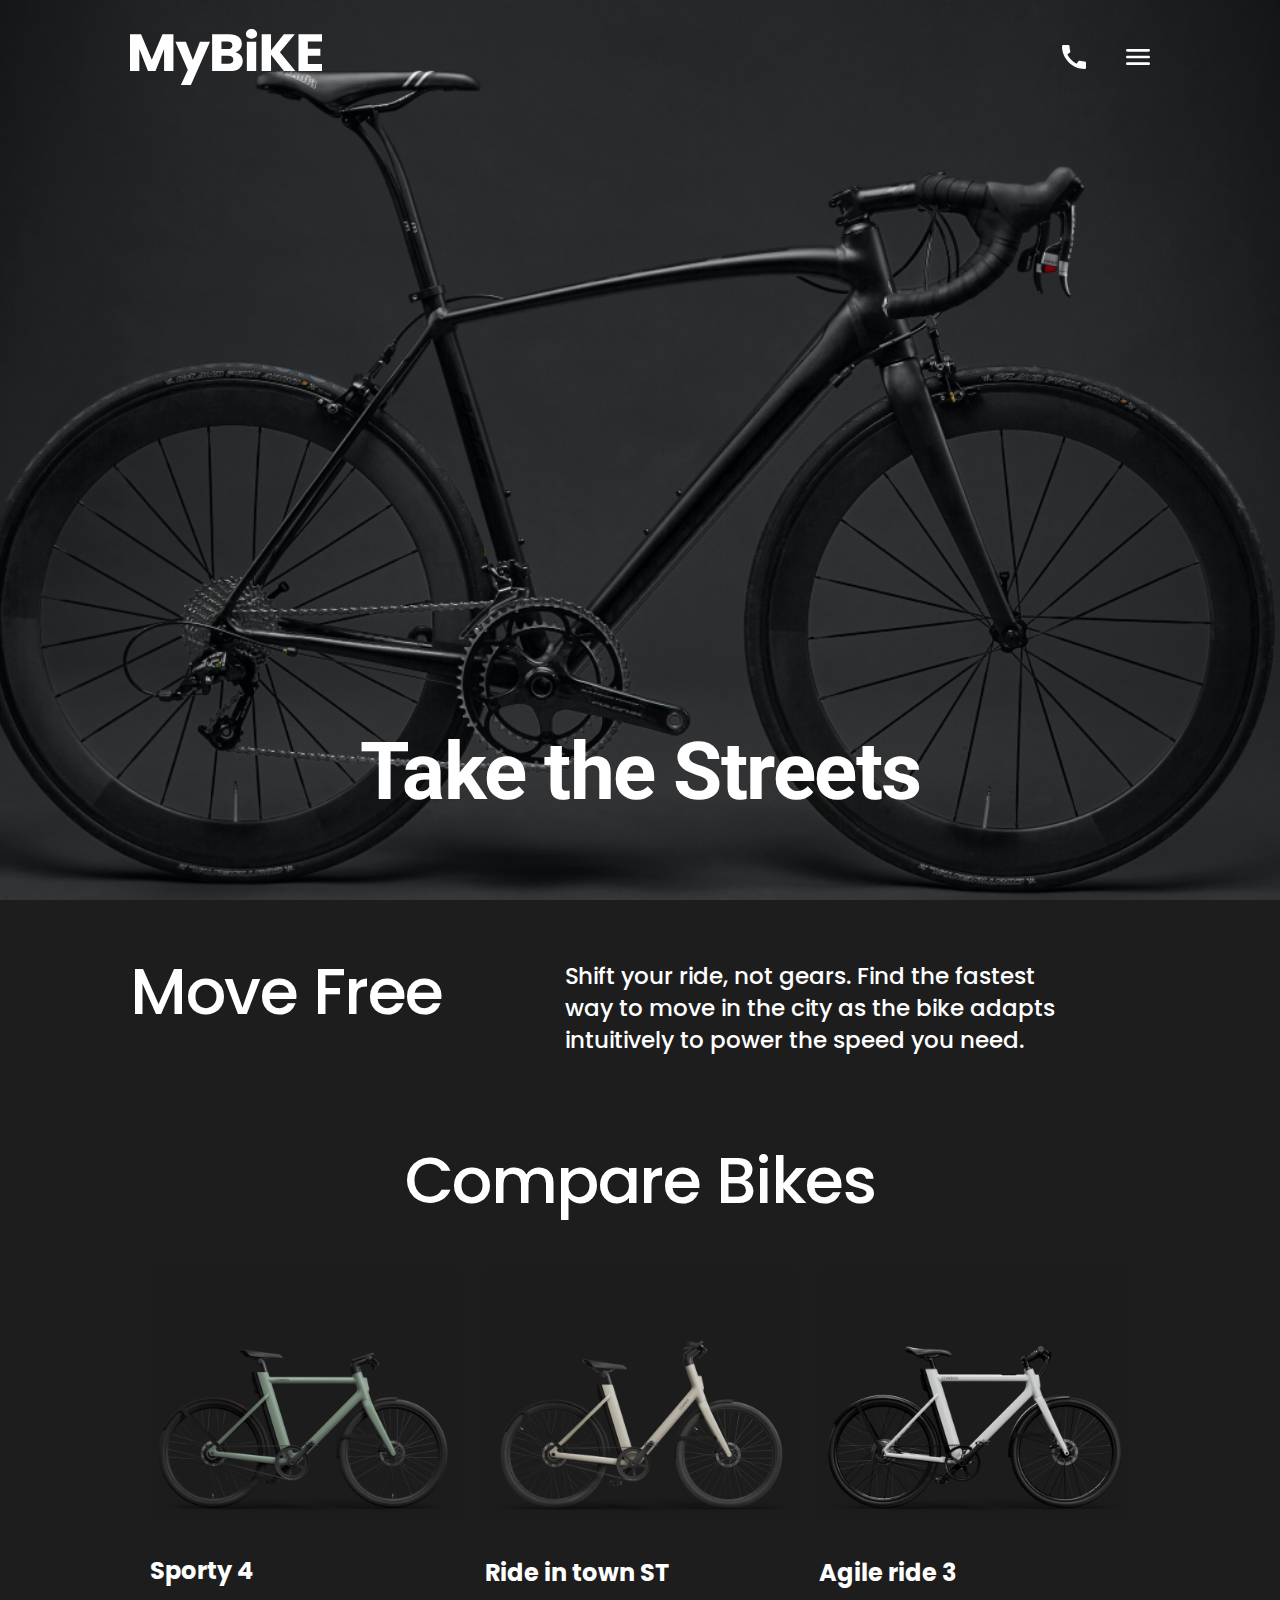
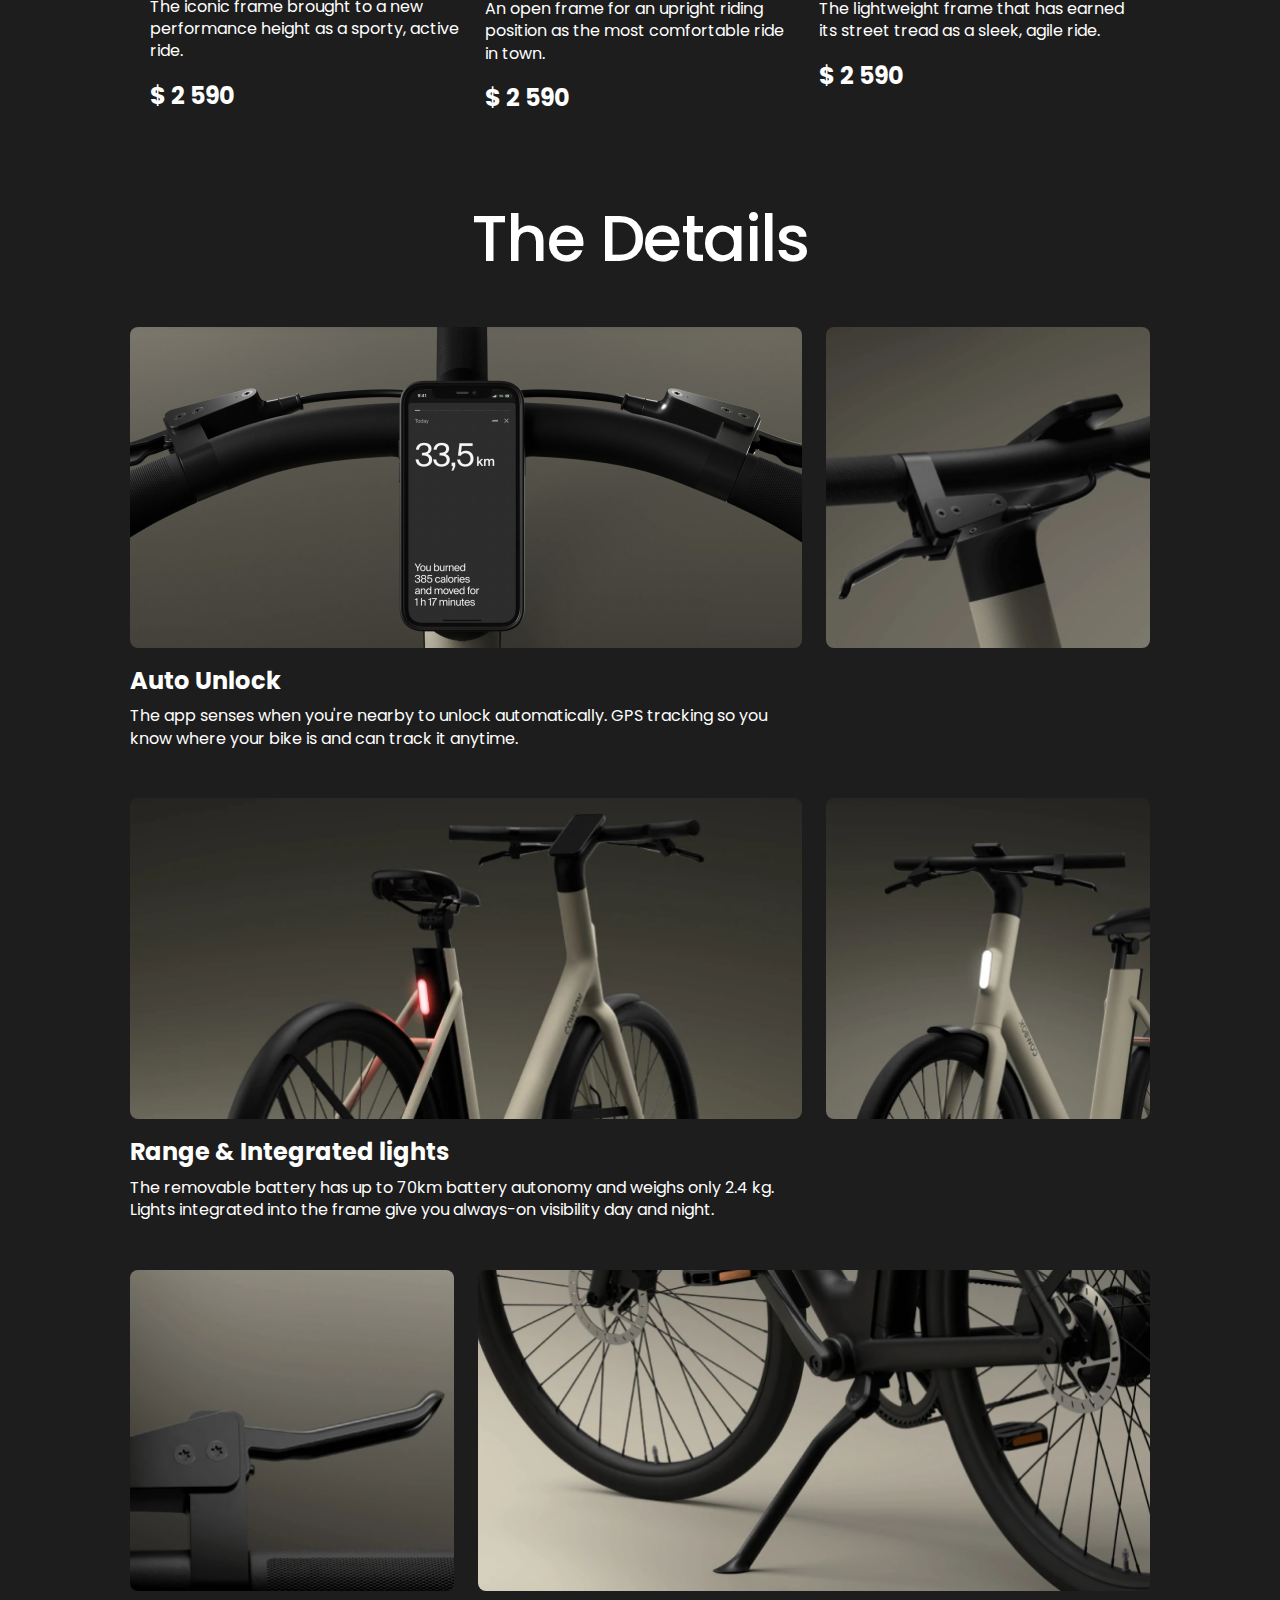
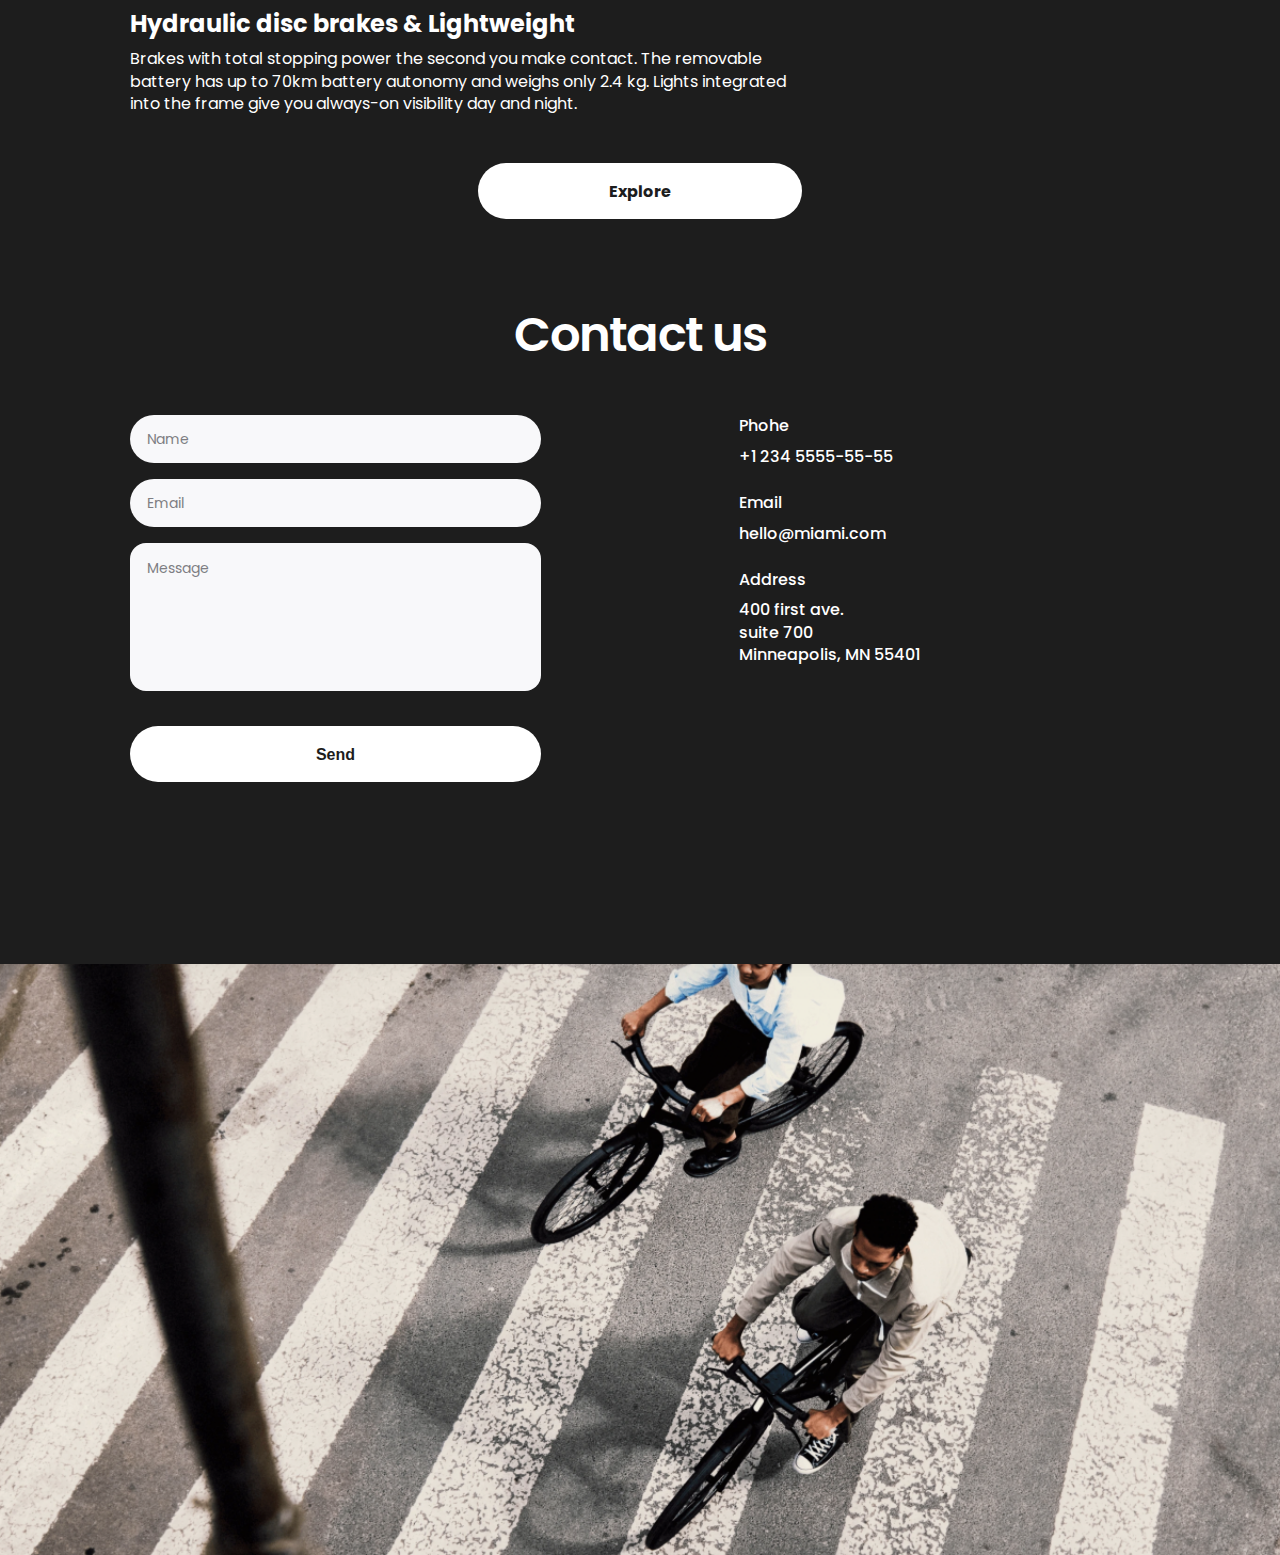
<file: index.html>
<!DOCTYPE html><html lang="en" class="page"><head><meta charset="UTF-8"><meta name="viewport" content="width=device-width, initial-scale=1.0"><title>MyBike</title><link rel="shortcut icon" href="favicon.0ba02501.svg" type="image/x-icon"><link rel="preconnect" href="https://fonts.googleapis.com"><link rel="preconnect" href="https://fonts.gstatic.com"><link href="https://fonts.googleapis.com/css2?family=Poppins:wght@400;500;600;700&family=Roboto:wght@500;700&display=swap" rel="stylesheet"><link rel="stylesheet" href="main.6ad1007b.css"><script src="main.8f4addbe.js" defer></script></head><body class="page__body"> <header class="header"> <div class="container"> <div class="header__content"> <nav class="header__top"> <a href="#" class="logo"> <img class="logo__image" src="logoMyBiKE.9a9d027b.svg" alt="Logo My BiKE"> </a> <a href="tel:+1 234 555-55-55" class="icon icon--phone"> <div class="icon__tooltip"> +1 234 555-55-55 </div> </a> <a href="#menu" class="icon icon--menu"></a> </nav> <h1 class="header__title"> Take the Streets </h1> </div> </div> </header> <nav class="page__menu menu" id="menu"> <div class="container"> <div class="menu__content"> <div class="menu__top"> <a href="#" class="logo"> <img class="logo__image" src="logoMyBikeBlack.71fdcdb6.svg" alt="Logo My BiKE"> </a> <div></div> <a href="#" class="icon icon--cross"></a> </div> <ul class="menu__list"> <li class="menu__item"> <a href="#home" class="menu__link"> Home </a> </li> <li class="menu__item"> <a href="#aboutUs" class="menu__link"> About Us </a> </li> <li class="menu__item"> <a href="#compareBikes" class="menu__link"> Compare Bikes </a> </li> <li class="menu__item"> <a href="#details" class="menu__link"> Details </a> </li> <li class="menu__item"> <a href="#contacts" class="menu__link"> Contacts </a> </li> </ul> <a href="tel:+1 234 5555-55-55" class="menu__call menu__call--phone"> +1 234 5555-55-55 </a> <a href="tel:+1 234 5555-55-55" class="menu__call menu__call--action"> Book a test ride </a> </div> </div> </nav> <main> <section class="page__section about"> <div class="container"> <div class="grid grid--desktop"> <div class="grid__item grid__item--ipadMini-1-3 grid__item--desktop-1-4"> <h2 class="about__title" id="aboutUs"> Move Free </h2> </div> <div class="grid__item grid__item--ipadMini-4-6 grid__item--desktop-6-11"> <p class="about__paragraph"> Shift your ride, not gears. Find the fastest way to move in the city as the bike adapts intuitively to power the speed you need. </p> </div> </div> </div> </section> <section class="page__section"> <div class="container"> <h2 class="page__section-title" id="compareBikes"> Compare bikes </h2> <div class="catalog"> <div class="grid grid--desktop"> <div class="grid__item grid__item--ipadMini-2-5 grid__item--desktop-1-4"> <article class="catalog__card card"> <img class="card__image" src="bike1.3cf7e7e6.png" alt="Sporty 4"> <h3 class="card__title"> Sporty 4 </h3> <p class="card__text"> The iconic frame brought to a new performance height as a sporty, active ride. </p> <div class="card__price"> $ 2 590 </div> </article> </div> <div class="grid__item grid__item--ipadMini-2-5 grid__item--desktop-5-8"> <article class="catalog__card card"> <img class="card__image" src="bike2.614dc85c.png" alt="Ride in town ST"> <h3 class="card__title"> Ride in town ST </h3> <p class="card__text"> An open frame for an upright riding position as the most comfortable ride in town. </p> <div class="card__price"> $ 2 590 </div> </article> </div> <div class="grid__item grid__item--ipadMini-2-5 grid__item--desktop-9-12"> <article class="catalog__card card"> <img class="card__image" src="bike3.5a817e7f.png" alt="Agile ride 3"> <h3 class="card__title"> Agile ride 3 </h3> <p class="card__text"> The lightweight frame that has earned its street tread as a sleek, agile ride. </p> <div class="card__price"> $ 2 590 </div> </article> </div> </div> </div> </div> </section> <section class="page__section gallery"> <div class="container"> <h2 class="page__section-title" id="details"> The details </h2> <div class="gallery__place place"> <div class="place__photos"> <div class="grid"> <div class="grid__item grid__item--ipadMini-1-4 grid__item--desktop-1-8"> <div class="place__photo-container"> <img src="1.da834e7f.png" alt="Place 1" class="place__photo"> </div> </div> <div class="grid__item grid__item--ipadMini-5-6 grid__item--desktop-9-12"> <div class="place__photo-container"> <img src="2.34455a26.png" alt="Place 1" class="place__photo"> </div> </div> </div> </div> <div class="place_description"> <div class="grid grid--desktop"> <div class="grid__item grid__item--ipadMini-1-6 grid__item--desktop-1-8"> <h3 class="place__title"> Auto Unlock </h3> <p class="place__content"> The app senses when you're nearby to unlock automatically. GPS tracking so you know where your bike is and can track it anytime. </p> </div> </div> </div> </div> <div class="gallery__place place"> <div class="place__photos"> <div class="grid"> <div class="grid__item grid__item--ipadMini-1-4 grid__item--desktop-1-8"> <div class="place__photo-container"> <img src="3.a216b15b.png" alt="Place 3" class="place__photo"> </div> </div> <div class="grid__item grid__item--ipadMini-5-6 grid__item--desktop-9-12"> <div class="place__photo-container"> <img src="4.d85ce04c.png" alt="Place 4" class="place__photo"> </div> </div> </div> </div> <div class="place_description"> <div class="grid grid--desktop"> <div class="grid__item grid__item--ipadMini-1-6 grid__item--desktop-1-8"> <h3 class="place__title"> Range & Integrated lights </h3> <p class="place__content"> The removable battery has up to 70km battery autonomy and weighs only 2.4 kg. Lights integrated into the frame give you always-on visibility day and night. </p> </div> </div> </div> </div> <div class="gallery__place place"> <div class="place__photos"> <div class="grid"> <div class="grid__item grid__item--ipadMini-1-2 grid__item--desktop-1-4"> <div class="place__photo-container"> <img src="5.f93b9c0d.png" alt="Place 5" class="place__photo"> </div> </div> <div class="grid__item grid__item--ipadMini-3-6 grid__item--desktop-5-12"> <div class="place__photo-container"> <img src="6.91ac26e8.png" alt="Place 6" class="place__photo"> </div> </div> </div> </div> <div class="place_description"> <div class="grid grid--desktop"> <div class="grid__item grid__item--ipadMini-1-6 grid__item--desktop-1-8"> <h3 class="place__title"> Hydraulic disc brakes & Lightweight </h3> <p class="place__content"> Brakes with total stopping power the second you make contact. The removable battery has up to 70km battery autonomy and weighs only 2.4 kg. Lights integrated into the frame give you always-on visibility day and night. </p> </div> </div> </div> </div> <div class="grid grid--desktop"> <div class="grid__item grid__item--ipadMini-2-5 grid__item--desktop-5-8"> <a href="#" class="button"> Explore </a> </div> </div> </div> </section> <section class="page__section contacts"> <div class="container"> <h2 class="page__section-title page__section-title--last" id="contacts"> Contact us </h2> <div class="grid grid--desktop"> <div class="grid__item grid__item--ipadMini-1-3 grid__item--desktop-1-5"> <form action="#" method="get" class="contacts__form form" id="form"> <input type="text" name="username" required class="form__item" placeholder="Name"> <input type="email" name="email" required class="form__item" placeholder="Email"> <textarea name="message" class="form__item form__item--textarea" placeholder="Message" rows="4" cols="57" required minlength="3" maxlength="256"></textarea> <button type="submit" class="form__button button"> Send </button> </form> </div> <div class="grid__item grid__item--ipadMini-4-5 grid__item--desktop-8-10"> <address class="contacts__address"> <a href="tel:+1 234 5555-55-55" class="address__link link"> <div class="link__title"> Phohe </div> <div> +1 234 5555-55-55 </div> </a> <a href="mailto:hello@miami.com" class="address__link link"> <div class="link__title"> Email </div> hello@miami.com </a> <a href="https://goo.gl/maps/ujR2tMeXipYcgZCKA" class="address__link link" target="_blank"> <div class="link__title"> Address </div> 400 first ave. <br> suite 700 <br> Minneapolis, MN 55401 </a> </address> </div> </div> </div> </section> </main> <footer class="footer"> </footer> </body></html>
</file>
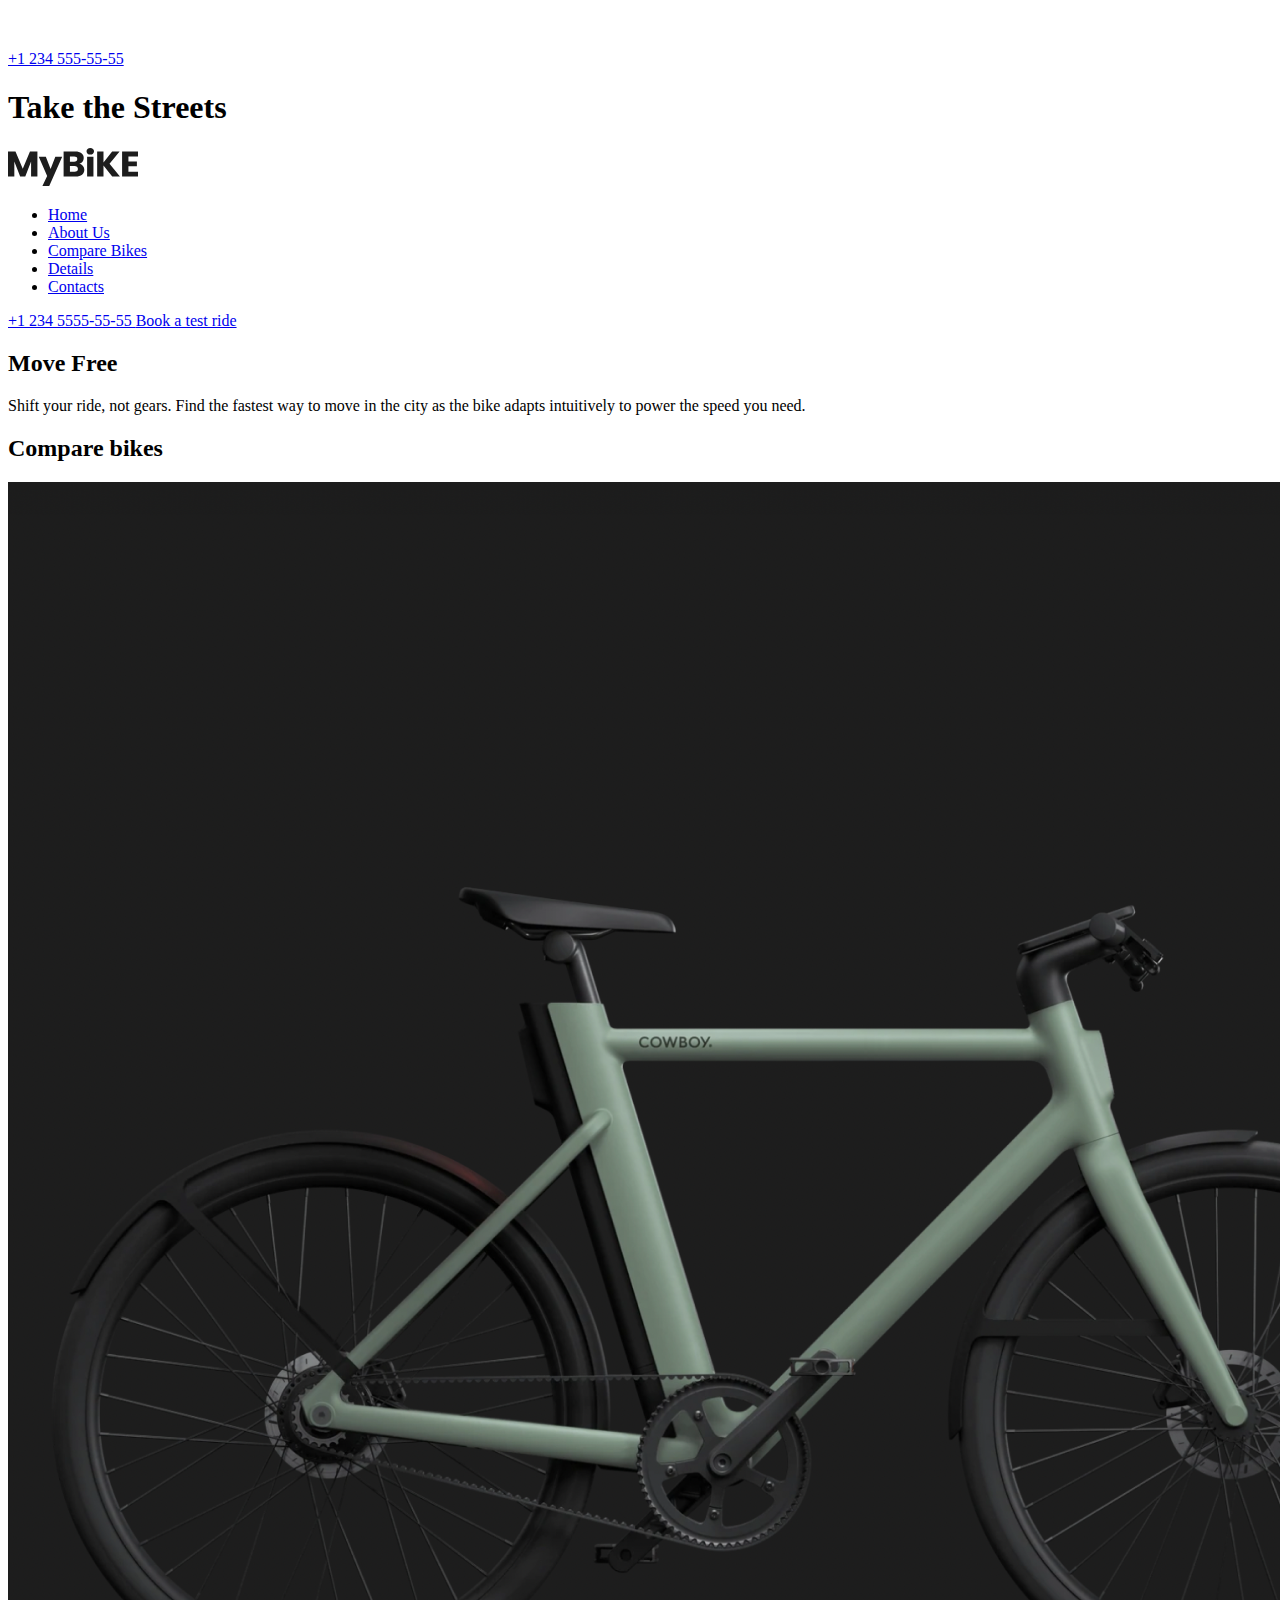
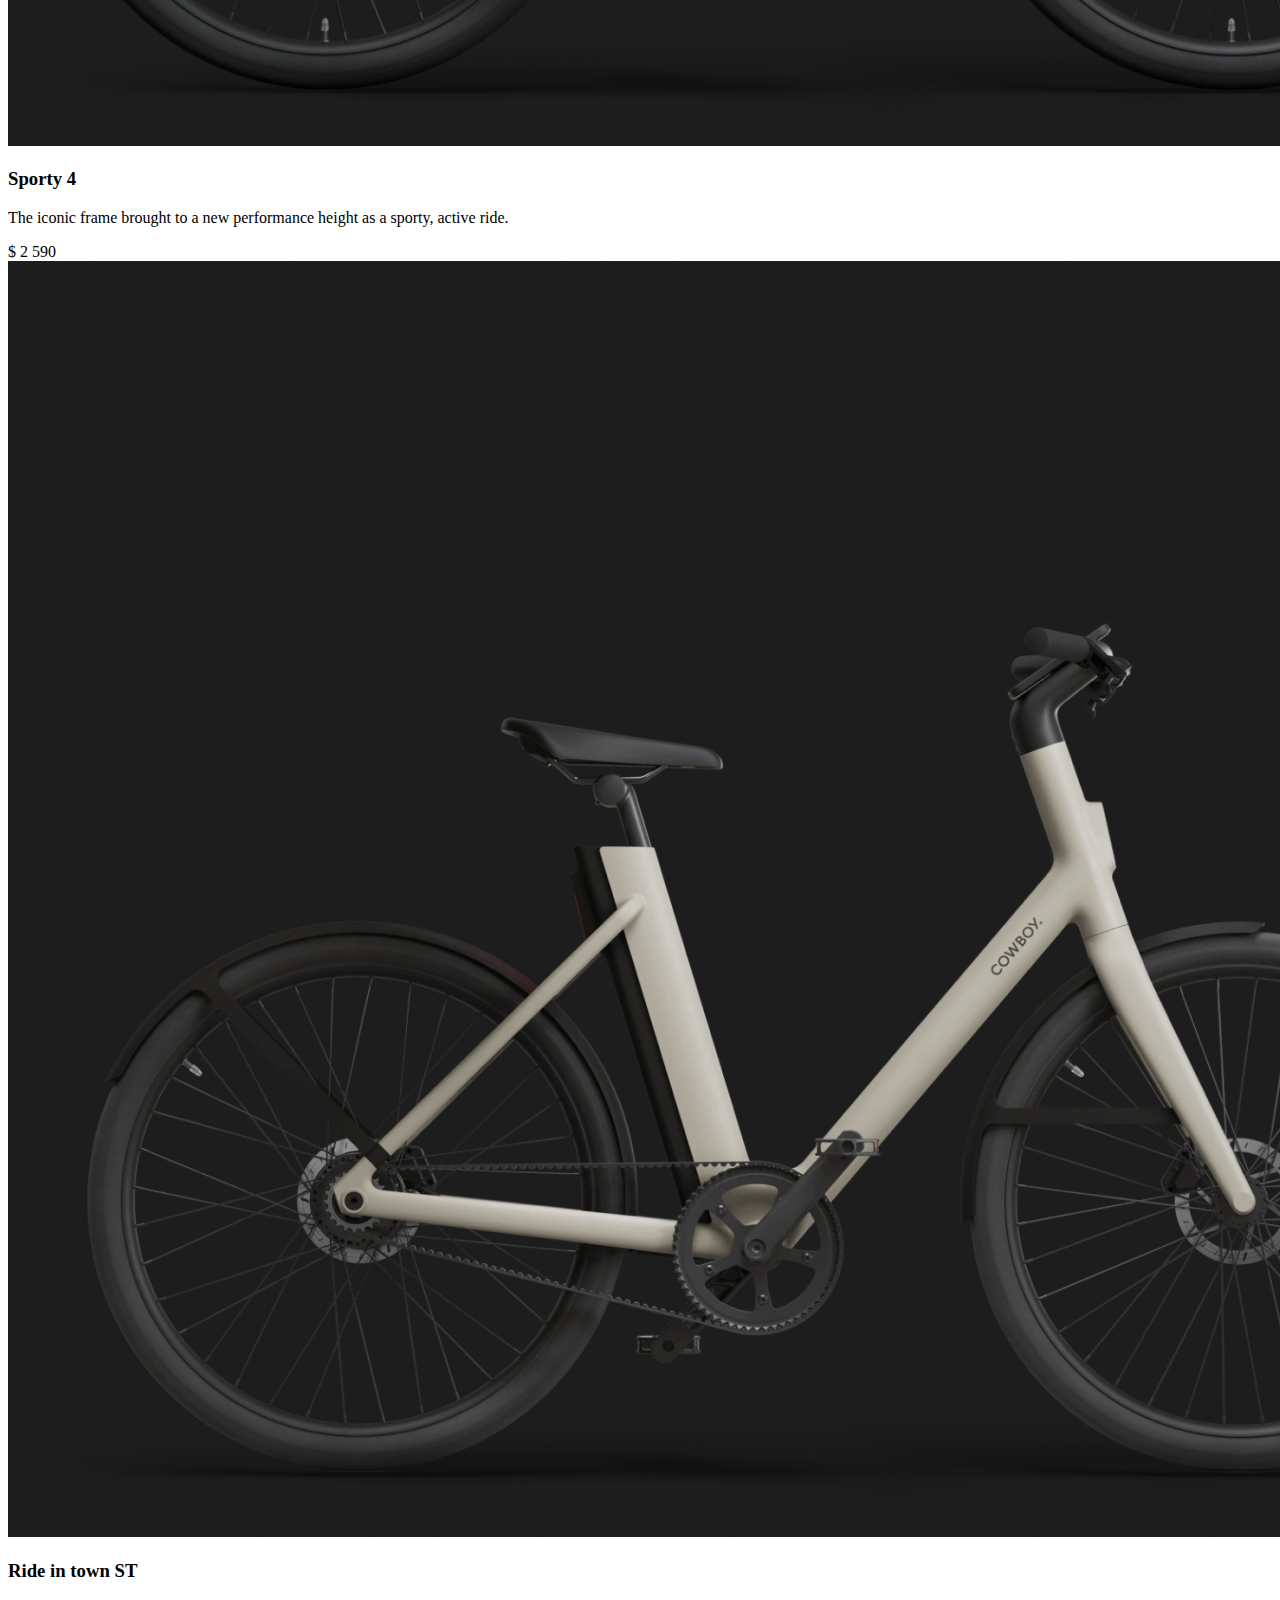
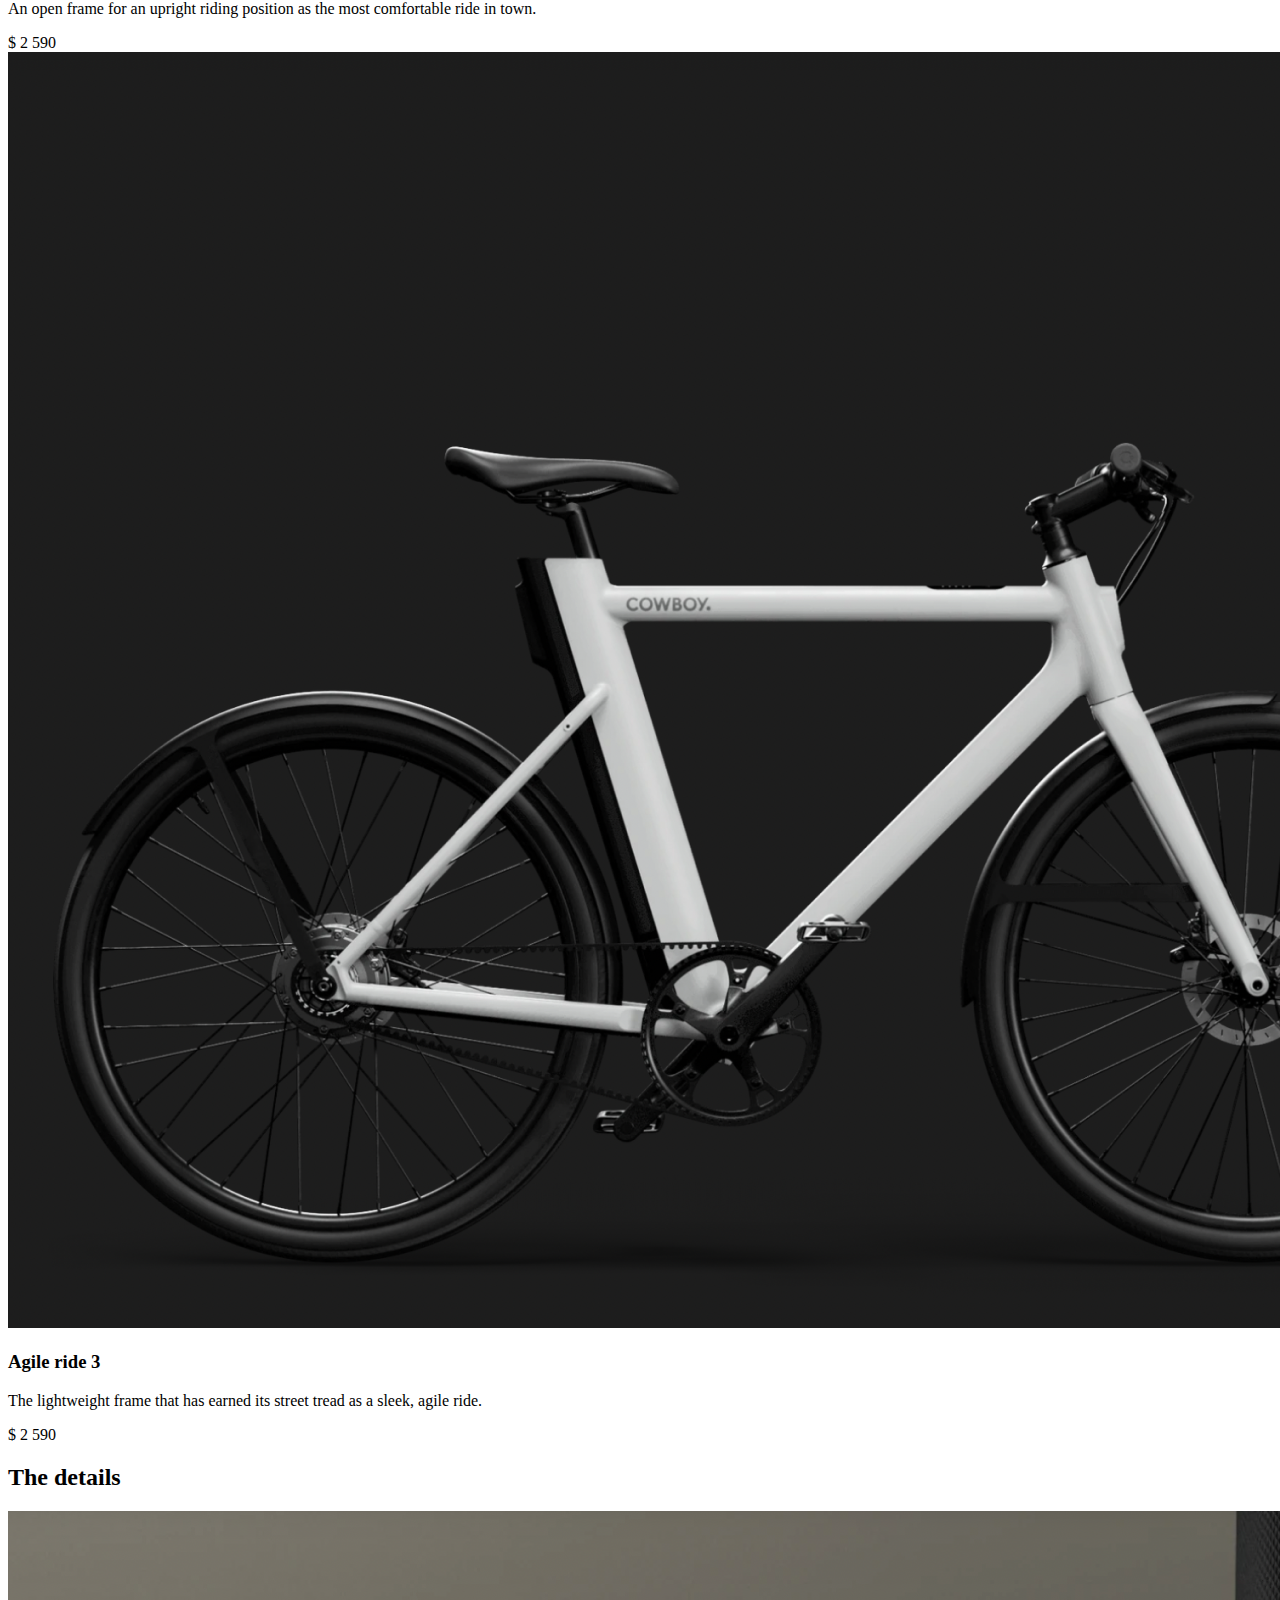
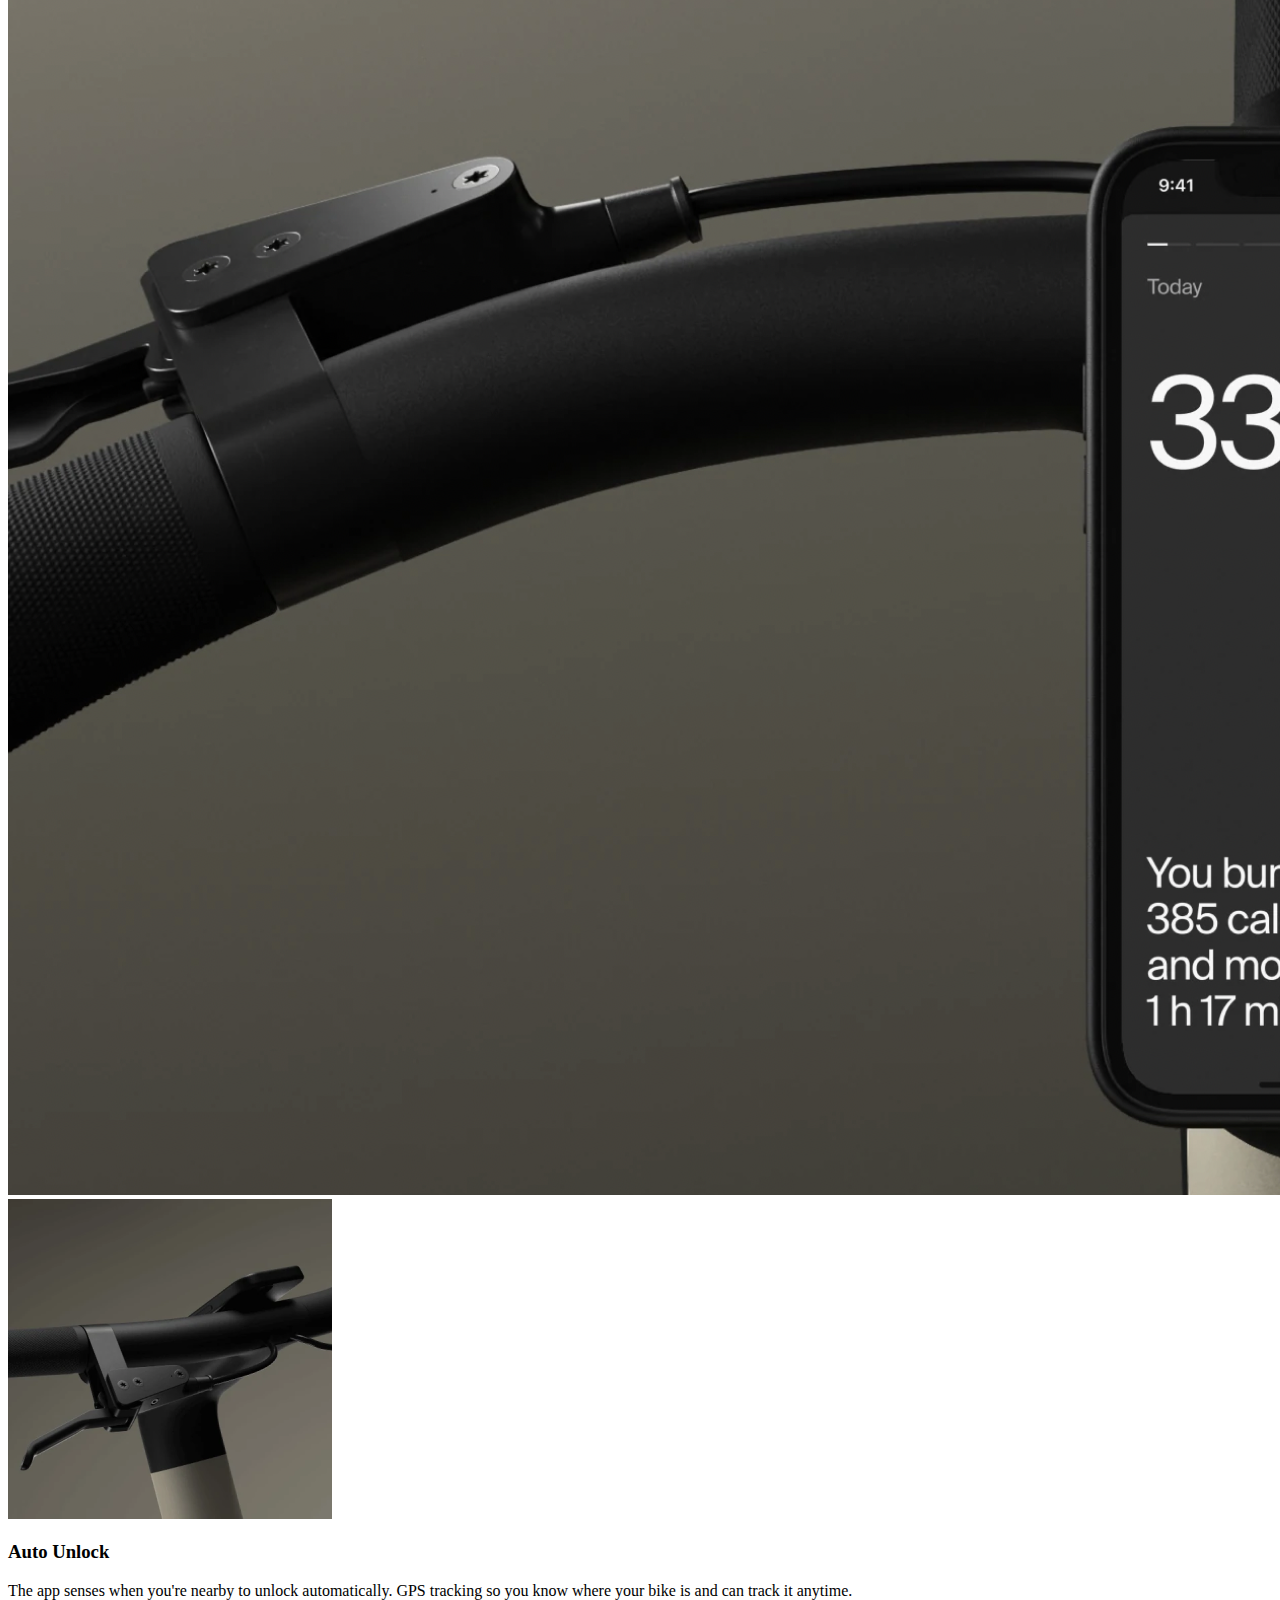
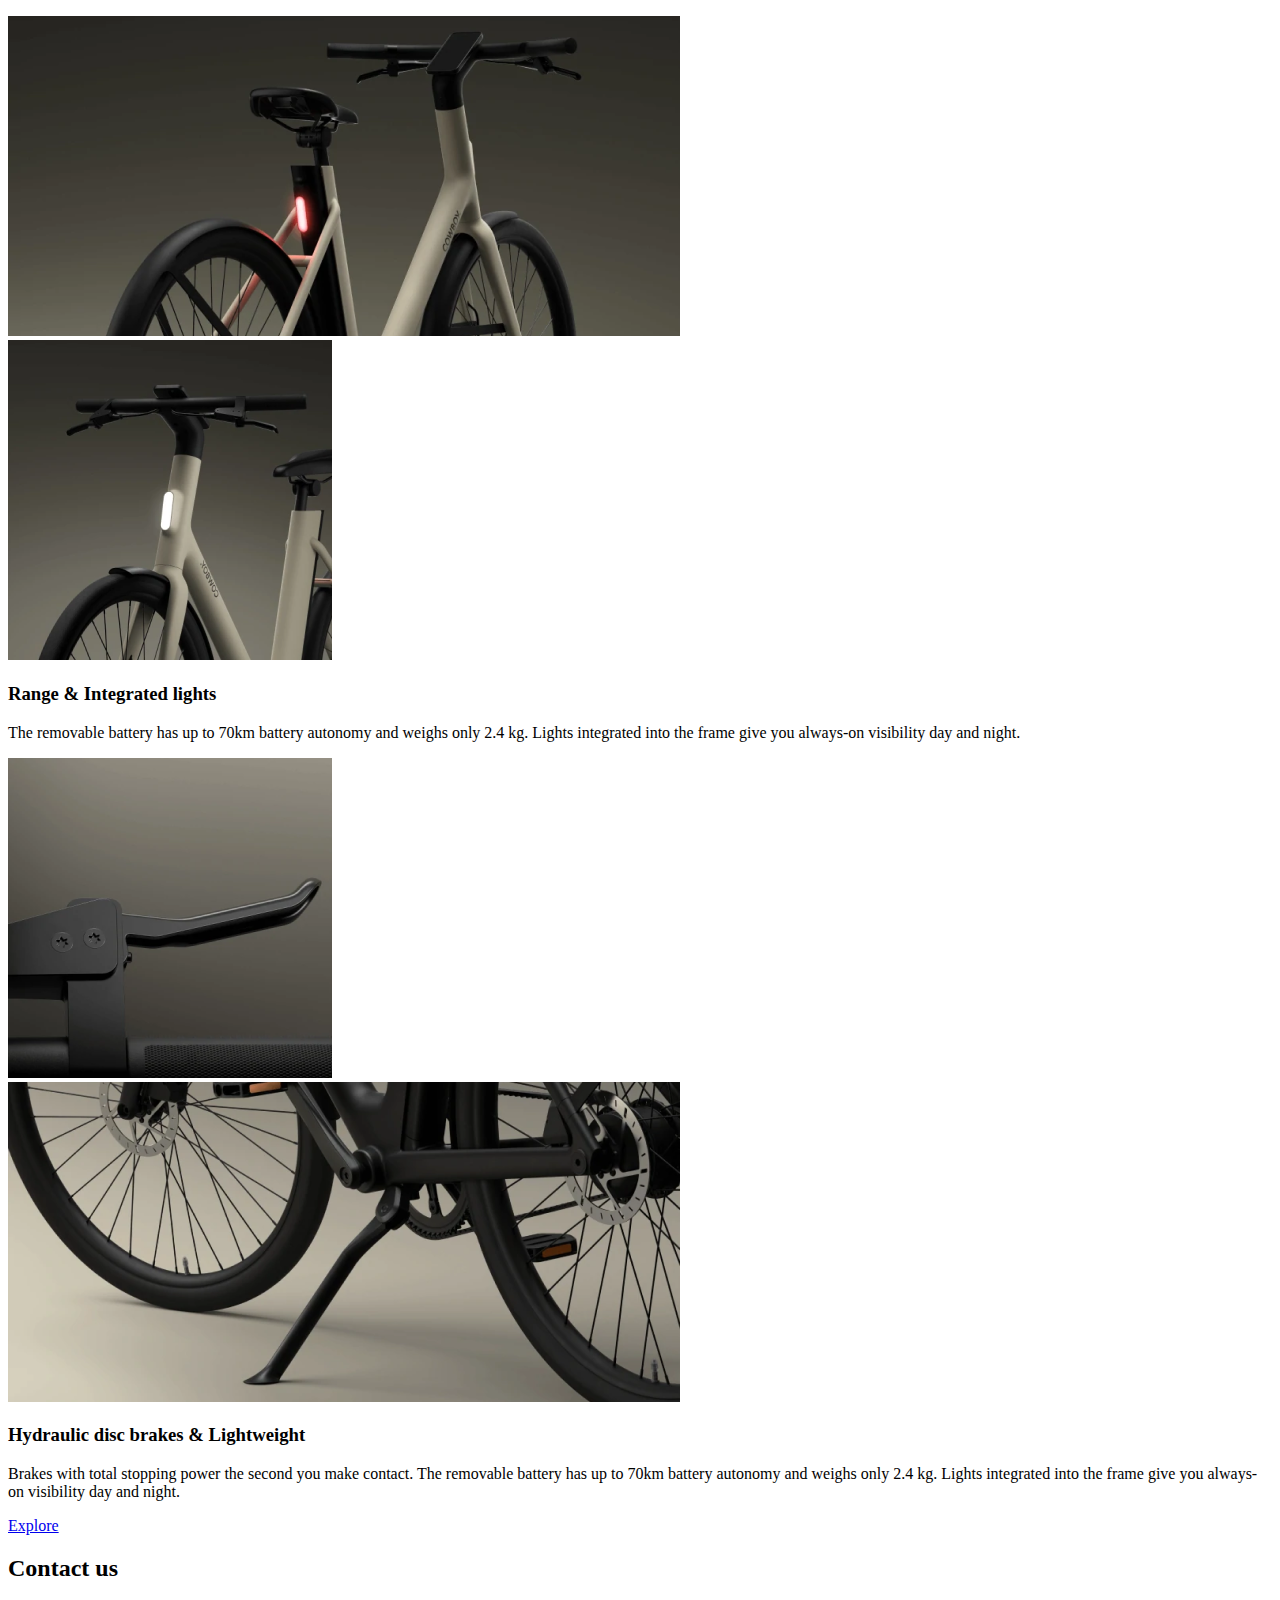
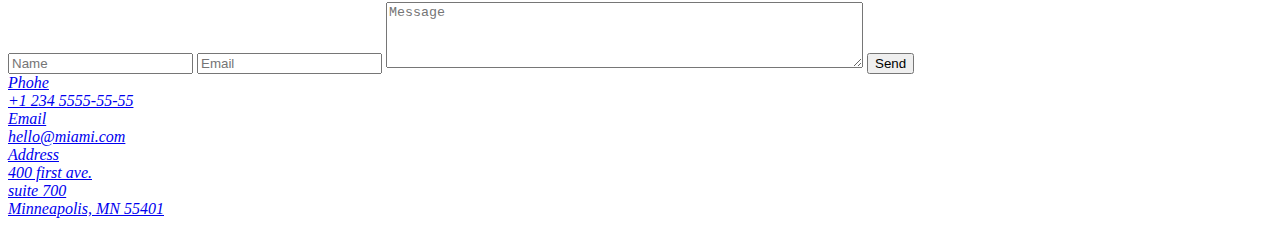
<file: src/index.html>
<!DOCTYPE html>
<html lang="en" class="page">
  <head>
    <meta charset="UTF-8">
    <meta name="viewport" content="width=device-width, initial-scale=1.0">
    <title>MyBike</title>
    <link
      rel="shortcut icon"
      href="./images/favicon.svg"
      type="image/x-icon"
    >
    <link rel="preconnect" href="https://fonts.googleapis.com">
    <link rel="preconnect" href="https://fonts.gstatic.com">
    <link href="https://fonts.googleapis.com/css2?family=Poppins:wght@400;500;600;700&family=Roboto:wght@500;700&display=swap" rel="stylesheet">
    <link rel="stylesheet" href="./styles/main.scss">
    <script src="scripts/main.js" defer></script>
  </head>
  <body class="page__body">
    <header class="header">
      <div class="container">
        <div class="header__content">
          <nav class="header__top">
            <a href="#" class="logo">
              <img
                class="logo__image"
                src="./images/logoMyBiKE.svg"
                alt="Logo My BiKE">
            </a>

            <a
              href="tel:+1 234 555-55-55"
              class="icon icon--phone"
            >
              <div class="icon__tooltip">
                +1 234 555-55-55
              </div>
            </a>

            <a
              href="#menu"
              class="icon icon--menu"
            ></a>
          </nav>

          <h1 class="header__title">
            Take the Streets
          </h1>
        </div>
      </div>
    </header>

    <nav class="page__menu menu" id="menu">
      <div class="container">
        <div class="menu__content">
          <div class="menu__top">
            <a href="#" class="logo">
              <img
                class="logo__image"
                src="./images/logoMyBikeBlack.svg"
                alt="Logo My BiKE">
            </a>

            <div></div>

            <a
              href="#"
              class="icon icon--cross"
            ></a>
          </div>

          <ul class="menu__list">
            <li class="menu__item">
              <a href="#home" class="menu__link">
                Home
              </a>
            </li>

            <li class="menu__item">
              <a href="#aboutUs" class="menu__link">
                About Us
              </a>
            </li>

            <li class="menu__item">
              <a href="#compareBikes" class="menu__link">
                Compare Bikes
              </a>
            </li>

            <li class="menu__item">
              <a href="#details" class="menu__link">
                Details
              </a>
            </li>

            <li class="menu__item">
              <a href="#contacts" class="menu__link">
                Contacts
              </a>
            </li>
          </ul>

          <a
            href="tel:+1 234 5555-55-55"
            class="menu__call menu__call--phone"
          >
            +1 234 5555-55-55
          </a>

          <a
            href="tel:+1 234 5555-55-55"
            class="menu__call menu__call--action"
          >
            Book a test ride
          </a>
        </div>
      </div>
    </nav>

    <main>
      <section class="page__section about">
        <div class="container">
          <div class="grid grid--desktop">
            <div class="
              grid__item
              grid__item--ipadMini-1-3
              grid__item--desktop-1-4
            ">
              <h2 class="about__title" id="aboutUs">
                Move Free
              </h2>
            </div>

            <div class="
              grid__item
              grid__item--ipadMini-4-6
              grid__item--desktop-6-11
            ">
              <p class="about__paragraph">
                Shift your ride, not gears. Find the fastest way to move in the city as the bike adapts intuitively to power the speed you need.
              </p>
            </div>
          </div>
        </div>
      </section>

      <section class="page__section">
        <div class="container">
          <h2 class="page__section-title" id="compareBikes">
            Compare bikes
          </h2>

          <div class="catalog">
            <div class="grid grid--desktop">
              <div class="
                grid__item
                grid__item--ipadMini-2-5
                grid__item--desktop-1-4
              ">
                <article class="
                  catalog__card
                  card
                ">
                  <img
                    class="card__image"
                    src="./images/photos/Compare_Desktop/bike1.png"
                    alt="Sporty 4"
                  >
                  <h3 class="card__title">
                    Sporty 4
                  </h3>
                  <p class="card__text">
                    The iconic frame brought to a new performance height as a sporty, active ride.
                  </p>
                  <div class="card__price">
                    $ 2 590
                  </div>
                </article>
              </div>

              <div class="
                grid__item
                grid__item--ipadMini-2-5
                grid__item--desktop-5-8
              ">
                <article class="
                  catalog__card
                  card
                ">
                  <img
                    class="card__image"
                    src="./images/photos/Compare_Desktop/bike2.png"
                    alt="Ride in town ST"
                  >

                  <h3 class="card__title">
                    Ride in town ST
                  </h3>

                  <p class="card__text">
                    An open frame for an upright riding position as the most comfortable ride in town.
                  </p>

                  <div class="card__price">
                    $ 2 590
                  </div>
                </article>
              </div>

              <div class="
                grid__item
                grid__item--ipadMini-2-5
                grid__item--desktop-9-12
              ">
                <article class="
                  catalog__card
                  card
                ">
                  <img
                    class="card__image"
                    src="./images/photos/Compare_Desktop/bike3.png"
                    alt="Agile ride 3"
                  >

                  <h3 class="card__title">
                    Agile ride 3
                  </h3>

                  <p class="card__text">
                    The lightweight frame that has earned its street tread as a sleek, agile ride.
                  </p>

                  <div class="card__price">
                    $ 2 590
                  </div>
                </article>
              </div>
            </div>
          </div>
        </div>
      </section>

      <section class="page__section gallery">
        <div class="container">
          <h2 class="page__section-title" id="details">
            The details
          </h2>

          <div class="gallery__place place">
            <div class="place__photos">
              <div class="grid">
                <div class="
                  grid__item
                  grid__item--ipadMini-1-4
                  grid__item--desktop-1-8
                ">
                  <div class="place__photo-container">
                    <img
                      src="images/photos/Details_Desktop/1.png"
                      alt="Place 1"
                      class="place__photo"
                    >
                  </div>
                </div>

                <div class="
                  grid__item
                  grid__item--ipadMini-5-6
                  grid__item--desktop-9-12
                ">
                  <div class="place__photo-container">
                    <img
                      src="images/photos/Details_Desktop/2.png"
                      alt="Place 1"
                      class="place__photo"
                    >
                  </div>
                </div>
              </div>
            </div>

            <div class="place_description">
              <div class="grid grid--desktop">
                <div class="
                  grid__item
                  grid__item--ipadMini-1-6
                  grid__item--desktop-1-8
                ">
                  <h3 class="place__title">
                    Auto Unlock
                  </h3>

                  <p class="place__content">
                    The app senses when you're nearby to unlock automatically. GPS tracking so you know where your bike is and can track it anytime.
                  </p>
                </div>
              </div>
            </div>
          </div>

          <div class="gallery__place place">
            <div class="place__photos">
              <div class="grid">
                <div class="
                  grid__item
                  grid__item--ipadMini-1-4
                  grid__item--desktop-1-8
                ">
                  <div class="place__photo-container">
                    <img
                      src="images/photos/Details_Desktop/3.png"
                      alt="Place 3"
                      class="place__photo"
                    >
                  </div>
                </div>

                <div class="
                  grid__item
                  grid__item--ipadMini-5-6
                  grid__item--desktop-9-12
                ">
                  <div class="place__photo-container">
                    <img
                      src="images/photos/Details_Desktop/4.png"
                      alt="Place 4"
                      class="place__photo"
                    >
                  </div>
                </div>
              </div>
            </div>

            <div class="place_description">
              <div class="grid grid--desktop">
                <div class="
                  grid__item
                  grid__item--ipadMini-1-6
                  grid__item--desktop-1-8
                ">
                  <h3 class="place__title">
                    Range & Integrated lights
                  </h3>

                  <p class="place__content">
                    The removable battery has up to 70km battery autonomy and weighs only 2.4 kg. Lights integrated into the frame give you always-on visibility day and night.
                  </p>
                </div>
              </div>
            </div>
          </div>

          <div class="gallery__place place">
            <div class="place__photos">
              <div class="grid">
                <div class="
                  grid__item
                  grid__item--ipadMini-1-2
                  grid__item--desktop-1-4
                ">
                  <div class="place__photo-container">
                    <img
                      src="images/photos/Details_Desktop/5.png"
                      alt="Place 5"
                      class="place__photo"
                    >
                  </div>
                </div>

                <div class="
                  grid__item
                  grid__item--ipadMini-3-6
                  grid__item--desktop-5-12
                ">
                  <div class="place__photo-container">
                    <img
                      src="images/photos/Details_Desktop/6.png"
                      alt="Place 6"
                      class="place__photo"
                    >
                  </div>
                </div>
              </div>
            </div>

            <div class="place_description">
              <div class="grid grid--desktop">
                <div class="
                  grid__item
                  grid__item--ipadMini-1-6
                  grid__item--desktop-1-8
                ">
                  <h3 class="place__title">
                    Hydraulic disc brakes & Lightweight
                  </h3>

                  <p class="place__content">
                    Brakes with total stopping power the second you make contact. The removable battery has up to 70km battery autonomy and weighs only 2.4 kg. Lights integrated into the frame give you always-on visibility day and night.
                  </p>
                </div>
              </div>
            </div>
          </div>

          <div class="grid grid--desktop">
            <div class="
              grid__item
              grid__item--ipadMini-2-5
              grid__item--desktop-5-8
            ">
              <a
                href="#"
                class="button
              ">
                Explore
              </a>
            </div>
          </div>

        </div>

      </section>

      <section class="page__section contacts">
        <div class="container">
          <h2
            class="
              page__section-title
              page__section-title--last
            "
            id="contacts"
          >
            Contact us
          </h2>

          <div class="grid grid--desktop">
            <div class="
              grid__item
              grid__item--ipadMini-1-3
              grid__item--desktop-1-5
            ">
              <form
                action="#"
                method="get"
                class="contacts__form form"
                id="form"
              >
                <input
                  type="text"
                  name="username"
                  required
                  class="form__item"
                  placeholder="Name"
                >

                <input
                  type="email"
                  name="email"
                  required
                  class="form__item"
                  placeholder="Email"
                >

                <textarea
                  name="message"
                  class="form__item form__item--textarea"
                  placeholder="Message"
                  rows="4"
                  cols="57"
                  required
                  minlength="3"
                  maxlength="256"
                ></textarea>

                <button
                  type="submit"
                  class="form__button button"
                >
                  Send
                </button>
              </form>
            </div>

            <div class="
              grid__item
              grid__item--ipadMini-4-5
              grid__item--desktop-8-10
            ">
              <address class="contacts__address">
                <a
                  href="tel:+1 234 5555-55-55"
                  class="address__link link"
                >
                  <div class="link__title">
                    Phohe
                  </div>
                  <div>
                    +1 234 5555-55-55
                  </div>
                </a>

                <a
                  href="mailto:hello@miami.com"
                  class="address__link link"
                >
                  <div class="link__title">
                    Email
                  </div>
                  hello@miami.com
                </a>

                <a
                  href="https://goo.gl/maps/ujR2tMeXipYcgZCKA"
                  class="address__link link"
                  target="_blank"
                >
                  <div class="link__title">
                    Address
                  </div>
                  400 first ave.
                  <br>
                  suite 700
                  <br>
                  Minneapolis, MN 55401
                </a>
              </address>
            </div>
          </div>
        </div>
      </section>
    </main>

    <footer class="footer">
    </footer>

  </body>
</html>
</file>
<file: main.6ad1007b.css>
a,abbr,acronym,address,applet,article,aside,audio,b,big,blockquote,body,canvas,caption,center,cite,code,dd,del,details,dfn,div,dl,dt,em,embed,fieldset,figcaption,figure,footer,form,h1,h2,h3,h4,h5,h6,header,hgroup,html,i,iframe,img,ins,kbd,label,legend,li,mark,menu,nav,object,ol,output,p,pre,q,ruby,s,samp,section,small,span,strike,strong,sub,summary,sup,table,tbody,td,tfoot,th,thead,time,tr,tt,u,ul,var,video{margin:0;padding:0;border:0;font-size:100%;vertical-align:baseline}article,aside,details,figcaption,figure,footer,header,hgroup,menu,nav,section{display:block}body{line-height:1}ol,ul{list-style:none}blockquote,q{quotes:none}blockquote:after,blockquote:before,q:after,q:before{content:""}table{border-collapse:collapse;border-spacing:0}h1{font-family:Roboto,sans-serif;font-weight:400}.grid{display:grid;grid-template-columns:repeat(2,1fr);column-gap:20px}@media (min-width:600px){.grid{grid-template-columns:repeat(6,1fr);column-gap:24px}}@media (min-width:1024px){.grid{grid-template-columns:repeat(12,1fr);column-gap:24px}}.grid--desktop{display:block}@media (min-width:600px){.grid--desktop{display:grid}}@media (min-width:1024px){.grid--desktop{display:grid}}@media (min-width:600px){.grid__item--ipadMini-1-1{grid-column:1/2}}@media (min-width:600px){.grid__item--ipadMini-1-2{grid-column:1/3}}@media (min-width:600px){.grid__item--ipadMini-1-3{grid-column:1/4}}@media (min-width:600px){.grid__item--ipadMini-1-4{grid-column:1/5}}@media (min-width:600px){.grid__item--ipadMini-1-5{grid-column:1/6}}@media (min-width:600px){.grid__item--ipadMini-1-6{grid-column:1/7}}@media (min-width:600px){.grid__item--ipadMini-2-2{grid-column:2/3}}@media (min-width:600px){.grid__item--ipadMini-2-3{grid-column:2/4}}@media (min-width:600px){.grid__item--ipadMini-2-4{grid-column:2/5}}@media (min-width:600px){.grid__item--ipadMini-2-5{grid-column:2/6}}@media (min-width:600px){.grid__item--ipadMini-2-6{grid-column:2/7}}@media (min-width:600px){.grid__item--ipadMini-3-3{grid-column:3/4}}@media (min-width:600px){.grid__item--ipadMini-3-4{grid-column:3/5}}@media (min-width:600px){.grid__item--ipadMini-3-5{grid-column:3/6}}@media (min-width:600px){.grid__item--ipadMini-3-6{grid-column:3/7}}@media (min-width:600px){.grid__item--ipadMini-4-4{grid-column:4/5}}@media (min-width:600px){.grid__item--ipadMini-4-5{grid-column:4/6}}@media (min-width:600px){.grid__item--ipadMini-4-6{grid-column:4/7}}@media (min-width:600px){.grid__item--ipadMini-5-5{grid-column:5/6}}@media (min-width:600px){.grid__item--ipadMini-5-6{grid-column:5/7}}@media (min-width:600px){.grid__item--ipadMini-6-6{grid-column:6/7}}@media (min-width:1024px){.grid__item--desktop-1-1{grid-column:1/2}}@media (min-width:1024px){.grid__item--desktop-1-2{grid-column:1/3}}@media (min-width:1024px){.grid__item--desktop-1-3{grid-column:1/4}}@media (min-width:1024px){.grid__item--desktop-1-4{grid-column:1/5}}@media (min-width:1024px){.grid__item--desktop-1-5{grid-column:1/6}}@media (min-width:1024px){.grid__item--desktop-1-6{grid-column:1/7}}@media (min-width:1024px){.grid__item--desktop-1-7{grid-column:1/8}}@media (min-width:1024px){.grid__item--desktop-1-8{grid-column:1/9}}@media (min-width:1024px){.grid__item--desktop-1-9{grid-column:1/10}}@media (min-width:1024px){.grid__item--desktop-1-10{grid-column:1/11}}@media (min-width:1024px){.grid__item--desktop-1-11{grid-column:1/12}}@media (min-width:1024px){.grid__item--desktop-1-12{grid-column:1/13}}@media (min-width:1024px){.grid__item--desktop-2-2{grid-column:2/3}}@media (min-width:1024px){.grid__item--desktop-2-3{grid-column:2/4}}@media (min-width:1024px){.grid__item--desktop-2-4{grid-column:2/5}}@media (min-width:1024px){.grid__item--desktop-2-5{grid-column:2/6}}@media (min-width:1024px){.grid__item--desktop-2-6{grid-column:2/7}}@media (min-width:1024px){.grid__item--desktop-2-7{grid-column:2/8}}@media (min-width:1024px){.grid__item--desktop-2-8{grid-column:2/9}}@media (min-width:1024px){.grid__item--desktop-2-9{grid-column:2/10}}@media (min-width:1024px){.grid__item--desktop-2-10{grid-column:2/11}}@media (min-width:1024px){.grid__item--desktop-2-11{grid-column:2/12}}@media (min-width:1024px){.grid__item--desktop-2-12{grid-column:2/13}}@media (min-width:1024px){.grid__item--desktop-3-3{grid-column:3/4}}@media (min-width:1024px){.grid__item--desktop-3-4{grid-column:3/5}}@media (min-width:1024px){.grid__item--desktop-3-5{grid-column:3/6}}@media (min-width:1024px){.grid__item--desktop-3-6{grid-column:3/7}}@media (min-width:1024px){.grid__item--desktop-3-7{grid-column:3/8}}@media (min-width:1024px){.grid__item--desktop-3-8{grid-column:3/9}}@media (min-width:1024px){.grid__item--desktop-3-9{grid-column:3/10}}@media (min-width:1024px){.grid__item--desktop-3-10{grid-column:3/11}}@media (min-width:1024px){.grid__item--desktop-3-11{grid-column:3/12}}@media (min-width:1024px){.grid__item--desktop-3-12{grid-column:3/13}}@media (min-width:1024px){.grid__item--desktop-4-4{grid-column:4/5}}@media (min-width:1024px){.grid__item--desktop-4-5{grid-column:4/6}}@media (min-width:1024px){.grid__item--desktop-4-6{grid-column:4/7}}@media (min-width:1024px){.grid__item--desktop-4-7{grid-column:4/8}}@media (min-width:1024px){.grid__item--desktop-4-8{grid-column:4/9}}@media (min-width:1024px){.grid__item--desktop-4-9{grid-column:4/10}}@media (min-width:1024px){.grid__item--desktop-4-10{grid-column:4/11}}@media (min-width:1024px){.grid__item--desktop-4-11{grid-column:4/12}}@media (min-width:1024px){.grid__item--desktop-4-12{grid-column:4/13}}@media (min-width:1024px){.grid__item--desktop-5-5{grid-column:5/6}}@media (min-width:1024px){.grid__item--desktop-5-6{grid-column:5/7}}@media (min-width:1024px){.grid__item--desktop-5-7{grid-column:5/8}}@media (min-width:1024px){.grid__item--desktop-5-8{grid-column:5/9}}@media (min-width:1024px){.grid__item--desktop-5-9{grid-column:5/10}}@media (min-width:1024px){.grid__item--desktop-5-10{grid-column:5/11}}@media (min-width:1024px){.grid__item--desktop-5-11{grid-column:5/12}}@media (min-width:1024px){.grid__item--desktop-5-12{grid-column:5/13}}@media (min-width:1024px){.grid__item--desktop-6-6{grid-column:6/7}}@media (min-width:1024px){.grid__item--desktop-6-7{grid-column:6/8}}@media (min-width:1024px){.grid__item--desktop-6-8{grid-column:6/9}}@media (min-width:1024px){.grid__item--desktop-6-9{grid-column:6/10}}@media (min-width:1024px){.grid__item--desktop-6-10{grid-column:6/11}}@media (min-width:1024px){.grid__item--desktop-6-11{grid-column:6/12}}@media (min-width:1024px){.grid__item--desktop-6-12{grid-column:6/13}}@media (min-width:1024px){.grid__item--desktop-7-7{grid-column:7/8}}@media (min-width:1024px){.grid__item--desktop-7-8{grid-column:7/9}}@media (min-width:1024px){.grid__item--desktop-7-9{grid-column:7/10}}@media (min-width:1024px){.grid__item--desktop-7-10{grid-column:7/11}}@media (min-width:1024px){.grid__item--desktop-7-11{grid-column:7/12}}@media (min-width:1024px){.grid__item--desktop-7-12{grid-column:7/13}}@media (min-width:1024px){.grid__item--desktop-8-8{grid-column:8/9}}@media (min-width:1024px){.grid__item--desktop-8-9{grid-column:8/10}}@media (min-width:1024px){.grid__item--desktop-8-10{grid-column:8/11}}@media (min-width:1024px){.grid__item--desktop-8-11{grid-column:8/12}}@media (min-width:1024px){.grid__item--desktop-8-12{grid-column:8/13}}@media (min-width:1024px){.grid__item--desktop-9-9{grid-column:9/10}}@media (min-width:1024px){.grid__item--desktop-9-10{grid-column:9/11}}@media (min-width:1024px){.grid__item--desktop-9-11{grid-column:9/12}}@media (min-width:1024px){.grid__item--desktop-9-12{grid-column:9/13}}@media (min-width:1024px){.grid__item--desktop-10-10{grid-column:10/11}}@media (min-width:1024px){.grid__item--desktop-10-11{grid-column:10/12}}@media (min-width:1024px){.grid__item--desktop-10-12{grid-column:10/13}}@media (min-width:1024px){.grid__item--desktop-11-11{grid-column:11/12}}@media (min-width:1024px){.grid__item--desktop-11-12{grid-column:11/13}}@media (min-width:1024px){.grid__item--desktop-12-12{grid-column:12/13}}.page{font-family:Poppins,sans-serif;box-sizing:border-box;scroll-behavior:smooth}.page__body{background-color:#1d1d1d;margin:0}.page__body--with-menu{overflow:hidden}.page__menu{background:#eee;position:fixed;top:0;left:0;right:0;transform:translateX(-100%);transition:transform .3s}.page__menu:target{transform:translateX(0)}.page__section{margin-bottom:92px}.page__section:first-child{margin-top:60px}.page__section:last-child{margin-bottom:120px}@media (min-width:1024px){.page__section:last-child{margin-bottom:182px}}.page__section-title{font-weight:500;font-size:32px;line-height:100%;text-align:center;letter-spacing:-1.5px;text-transform:capitalize;color:#fff;margin-bottom:48px}@media (min-width:1024px){.page__section-title{font-size:64px;margin-bottom:56px}}@media (min-width:1024px){.page__section-title--last{font-weight:600;font-size:48px;text-transform:none}}.logo{display:flex}.logo__image{height:38px}@media (min-width:1024px){.logo__image{height:56px}}.container{margin:0 auto;padding:0 20px}@media (min-width:600px){.container{max-width:600px}}@media (min-width:1024px){.container{max-width:1020px}}.icon{position:relative;display:block;width:100%;padding-bottom:100%;background-size:contain;background-position:50%;background-repeat:no-repeat;text-decoration:none}.icon__tooltip{position:absolute;right:100%;top:50%;transform:translateY(-50%);display:block;width:max-content;padding-right:12px;font-weight:700;font-size:12px;line-height:133%;letter-spacing:2px;text-transform:uppercase;color:#fff;opacity:0;pointer-events:none;transition:opacity .3s ease}.icon:hover .icon__tooltip{opacity:1;pointer-events:all}.icon--menu{background-image:url(menu.11980eae.svg)}.icon--menu:hover{background-image:url(menu_hover.c680bfbf.svg)}.icon--phone{background-image:url(phone.14e90a37.svg)}.icon--cross{background-image:url(crossBlack.766ae7cc.svg)}.header{background-size:cover;background-position:50%;background-image:url(header320.163e96a2.png)}@media (min-width:600px){.header{background-image:url(header744.57986334.png)}}@media (min-width:1024px){.header{background-image:url(header1260.3c6180e9.png)}}.header__content{display:flex;flex-direction:column;justify-content:space-between;box-sizing:border-box;height:100vh;padding:29px 0 88px}.header__top{--icon-width:18px;gap:30px;display:grid;grid-template-columns:1fr var(--icon-width) var(--icon-width);align-items:center}@media (min-width:1024px){.header__top{--icon-width:24px;gap:40px}}.header__title{font-size:36px;line-height:100%;font-weight:700;letter-spacing:-1.5px;color:#fff;margin:0 auto}@media (min-width:1024px){.header__title{font-size:80px}}.menu{background-color:#b2b2b2}.menu__content{box-sizing:border-box;height:100vh;padding:29px 0}.menu__top{--icon-width:18px;gap:30px;display:grid;grid-template-columns:1fr var(--icon-width) var(--icon-width);align-items:center;margin-bottom:44px}@media (min-width:1024px){.menu__top{--icon-width:24px;gap:40px}}.menu__list{margin:0 0 40px;padding:0;list-style:none}.menu__item:not(:last-child){margin-bottom:24px}.menu__link{display:inline-block;padding-bottom:8px;border-bottom:1px solid transparent;color:#1d1d1d;text-decoration:none;text-transform:uppercase;font-size:22px;font-weight:600;line-height:100%;letter-spacing:2px;transition:border-bottom .3s}.menu__link:hover{border-bottom:1px solid}.menu__call{display:block;width:max-content;text-decoration:none;font-weight:600;font-size:12px;line-height:133%;letter-spacing:2px;text-transform:uppercase;color:#1d1d1d}.menu__call--phone{margin-bottom:16px}.menu__call--action{padding-bottom:8px;border-bottom:1px solid}.about__title{margin:0 0 32px;font-weight:500;font-size:32px;line-height:100%;letter-spacing:-1.5px;color:#fff}@media (min-width:1024px){.about__title{font-size:64px}}.about__paragraph{font-weight:500;font-size:23px;line-height:140%;color:#fff}.catalog{padding:0 20px}.catalog__card:not(:last-child){margin-bottom:40px}.card__image{width:100%;margin-bottom:32px;transition:transform .3s}.card__image:hover{transform:scale(1.1)}.card__title{font-weight:700;font-size:24px;margin-bottom:8px}.card__text,.card__title{line-height:140%;color:#fff}.card__text{font-weight:400;font-size:16px;margin-bottom:16px}.card__price{font-weight:700;font-size:24px;line-height:140%;color:#fff}.place__photos{margin-bottom:16px}.place__photo-container{position:relative;box-sizing:border-box;width:100%;max-height:321px;overflow:hidden}.place__photo-container:after{content:"";display:block;padding-bottom:100%}@media (min-width:600px){.place__photo-container{height:187px;padding-bottom:0}}@media (min-width:1024px){.place__photo-container{height:321px;padding-bottom:0}}.place__photo{position:absolute;height:100%;width:100%;border-radius:8px;object-fit:cover;object-position:center;transition:transform .3s ease-in}.place__photo:hover{transform:scale(1.05)}.place__title{font-weight:700;font-size:24px;line-height:140%;color:#fff;margin-bottom:8px}.place__content{font-weight:400;font-size:16px;line-height:140%;color:#fff}.gallery__place{margin-bottom:40px}@media (min-width:600px){.gallery__place{margin-bottom:48px}}@media (min-width:1024px){.gallery__place{margin-bottom:48px}}.button{display:flex;justify-content:center;align-items:center;width:100%;height:56px;font-weight:700;font-size:16px;line-height:169%;text-decoration:none;border:none;outline:none;border-radius:40px;color:#1d1d1d;background-color:#fff;transition:box-shadow .3s;cursor:pointer}.button:hover{box-shadow:1px 4px 16px rgba(232,232,240,.4)}.button:active{box-shadow:1px 4px 16px rgba(232,232,240,.64)}.contacts__form{margin-bottom:48px}@media (min-width:600px){.contacts__form{margin-bottom:0}}.form__item{outline:none;box-sizing:border-box;border:1px solid transparent;color:#292929;background:#f8f8fa;width:100%;height:48px;border-radius:40px;font-family:Poppins,sans-serif;padding:14px 16px;font-weight:400;font-size:14px;line-height:143%;margin-bottom:16px}.form__item::placeholder{color:#7e7e83}.form__item--textarea{outline:none;resize:none;width:100%;height:148px;border-radius:16px;margin-bottom:32px}.form__item:hover{border:1px solid #d5d7de}.form__item:focus{background:#f8f8fa;border:1px solid #292929}.address__link{margin-bottom:24px}.link{display:block;text-decoration:none;font-style:normal;font-weight:500;font-size:16px;line-height:140%;color:#fff;transition:color .3s,transform .3s,text-shadow .3s}.link:hover{color:#0ff;transform:scale(1.05);text-shadow:3px 3px 20px rgba(0,255,255,.5)}.link__title{margin-bottom:8px}.link:hover .link__title{font-size:20px;text-decoration:underline}.link:last-child{margin-bottom:0}.footer{display:flex;justify-content:center;align-items:end;padding-bottom:24px;height:200px;background-image:url(footer320.75c4860a.png);background-size:cover;background-position:50%}@media (min-width:600px){.footer{height:480px;background-image:url(footer744.6d0d4c8e.png);padding-bottom:36px}}@media (min-width:1024px){.footer{height:555px;background-image:url(footer1260.b7524262.png);padding-bottom:36px}}::selection{background-color:rgba(135,120,85,.7)}
/*# sourceMappingURL=main.6ad1007b.css.map */
</file>
